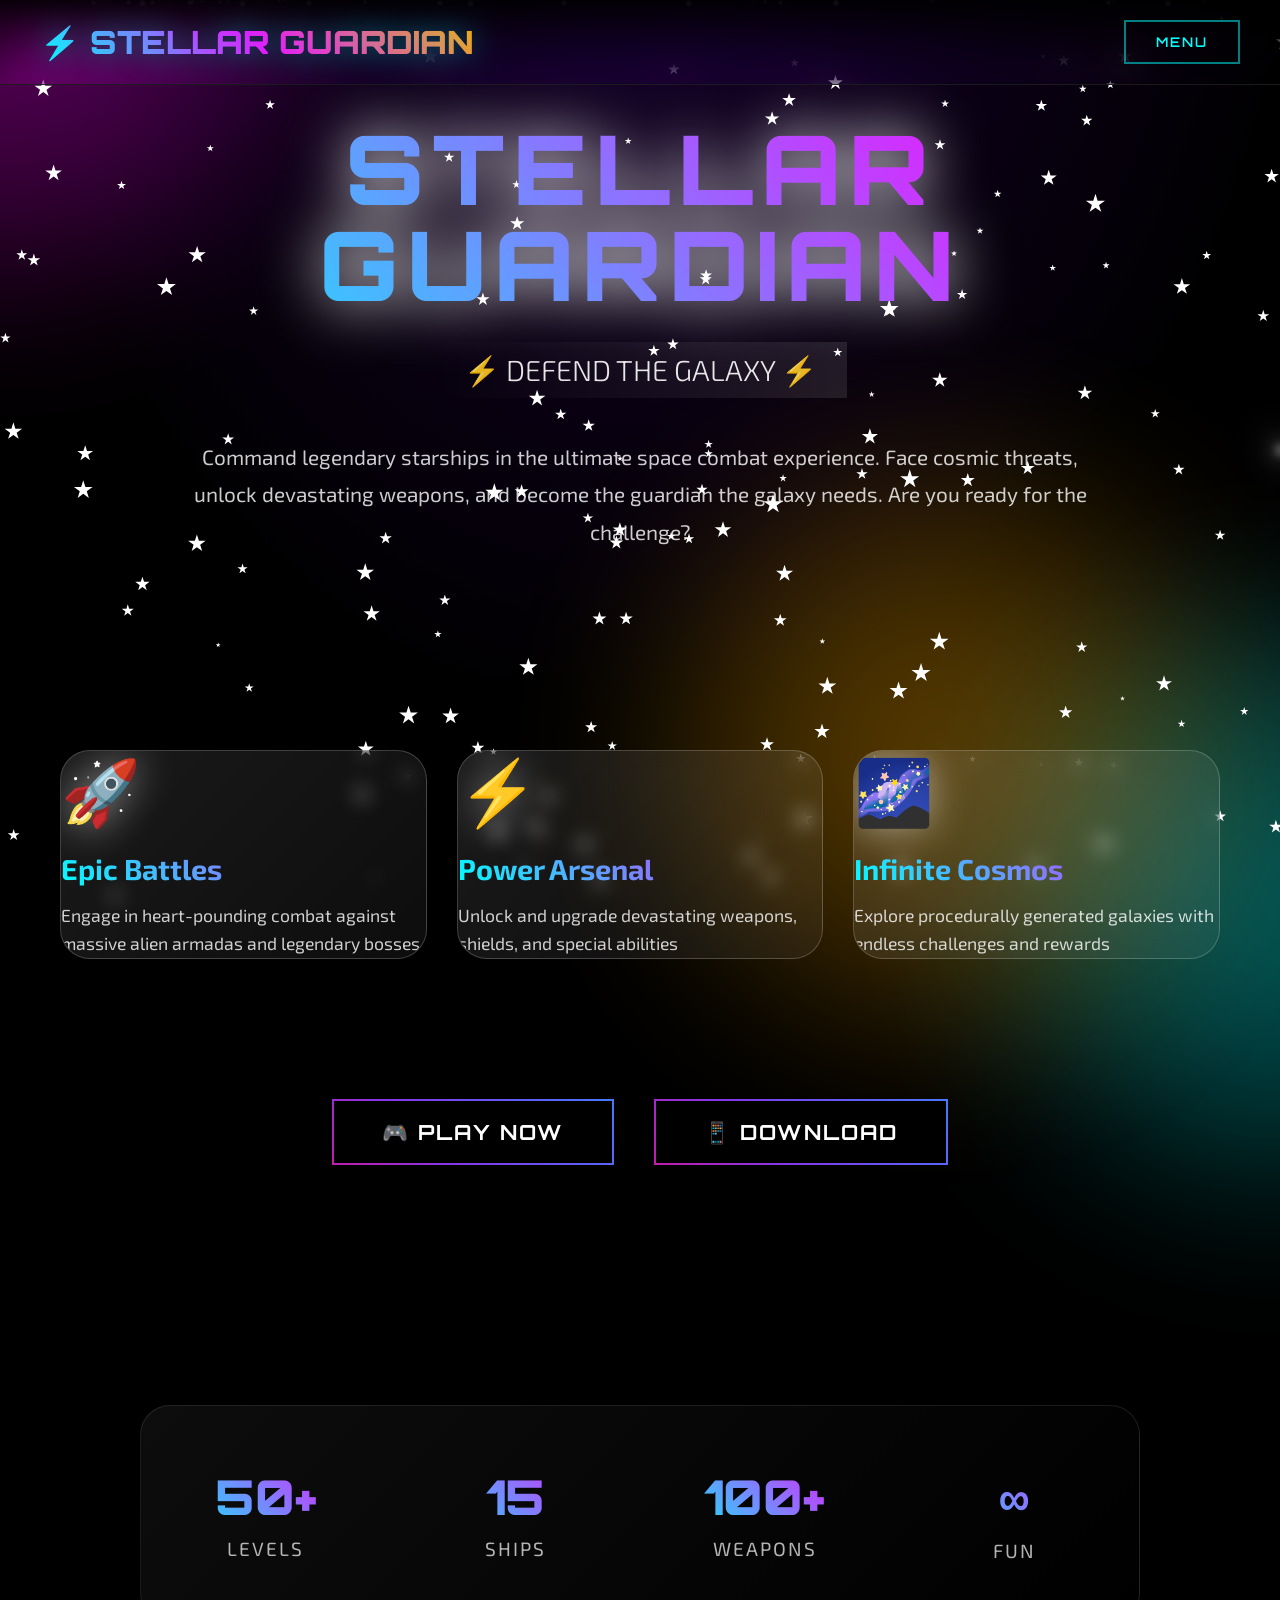
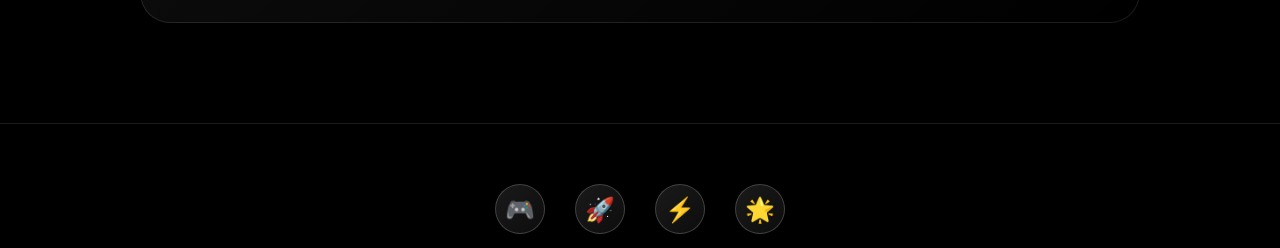
<file: index.html>
<!DOCTYPE html>
<html lang="en">
<head>
  <meta charset="UTF-8" />
  <meta name="viewport" content="width=device-width, initial-scale=1.0" />
  <title>Stellar Guardian - Epic Space Adventure</title>
  <link href="https://fonts.googleapis.com/css2?family=Orbitron:wght@400;600;900&family=Exo+2:wght@300;400;700;900&display=swap" rel="stylesheet">
  
  <script async src="https://pagead2.googlesyndication.com/pagead/js/adsbygoogle.js?client=ca-pub-8408236896469396"
       crossorigin="anonymous"></script>

  <style>
    * {
      margin: 0;
      padding: 0;
      box-sizing: border-box;
    }

    body {
      font-family: 'Exo 2', sans-serif;
      background: #000;
      color: #ffffff;
      min-height: 100vh;
      overflow-x: hidden;
      position: relative;
    }

    /* Animated galaxy background */
    .galaxy-bg {
      position: fixed;
      top: 0;
      left: 0;
      width: 100%;
      height: 100%;
      z-index: -2;
      background: 
        radial-gradient(ellipse at top, #1a0033 0%, #000 50%),
        radial-gradient(ellipse at bottom, #001133 0%, #000 50%);
      animation: galaxyRotate 100s linear infinite;
    }

    @keyframes galaxyRotate {
      from { transform: rotate(0deg) scale(1.5); }
      to { transform: rotate(360deg) scale(1.5); }
    }

    /* Nebula effects */
    .nebula {
      position: fixed;
      width: 600px;
      height: 600px;
      border-radius: 50%;
      filter: blur(80px);
      opacity: 0.4;
      animation: float 20s ease-in-out infinite;
      z-index: -1;
    }

    .nebula1 {
      background: radial-gradient(circle, #ff00ff, transparent);
      top: -300px;
      left: -300px;
    }

    .nebula2 {
      background: radial-gradient(circle, #00ffff, transparent);
      bottom: -300px;
      right: -300px;
      animation-delay: 10s;
    }

    .nebula3 {
      background: radial-gradient(circle, #ffaa00, transparent);
      top: 50%;
      left: 50%;
      transform: translate(-50%, -50%);
      animation-delay: 5s;
    }

    /* Animated stars */
    .stars-container {
      position: fixed;
      width: 100%;
      height: 100%;
      z-index: -1;
    }

    .star {
      position: absolute;
      background: white;
      clip-path: polygon(50% 0%, 61% 35%, 98% 35%, 68% 57%, 79% 91%, 50% 70%, 21% 91%, 32% 57%, 2% 35%, 39% 35%);
      animation: twinkle 3s infinite;
    }

    @keyframes twinkle {
      0%, 100% { opacity: 0; transform: scale(0.5); }
      50% { opacity: 1; transform: scale(1); }
    }

    /* Shooting stars */
    .shooting-star {
      position: absolute;
      width: 2px;
      height: 2px;
      background: white;
      box-shadow: 
        0 0 10px 2px rgba(255, 255, 255, 0.8),
        0 0 20px 4px rgba(255, 255, 255, 0.5),
        0 0 40px 8px rgba(255, 255, 255, 0.3);
      animation: shoot 3s linear infinite;
    }

    @keyframes shoot {
      0% {
        transform: translateX(0) translateY(0);
        opacity: 1;
      }
      100% {
        transform: translateX(-1000px) translateY(1000px);
        opacity: 0;
      }
    }

    /* Navigation - Futuristic Design */
    .navbar {
      position: fixed;
      top: 0;
      left: 0;
      right: 0;
      background: linear-gradient(to bottom, rgba(0,0,0,0.9), transparent);
      backdrop-filter: blur(20px) saturate(180%);
      border-bottom: 1px solid rgba(255,255,255,0.1);
      padding: 20px 40px;
      display: flex;
      justify-content: space-between;
      align-items: center;
      z-index: 1000;
      animation: slideDown 0.8s ease-out;
    }

    @keyframes slideDown {
      from { transform: translateY(-100%); }
      to { transform: translateY(0); }
    }

    .logo {
      font-family: 'Orbitron', monospace;
      font-size: 2em;
      font-weight: 900;
      background: linear-gradient(45deg, #00ffff, #ff00ff, #ffaa00);
      -webkit-background-clip: text;
      background-clip: text;
      -webkit-text-fill-color: transparent;
      text-shadow: 0 0 30px rgba(0,255,255,0.5);
      animation: logoGlow 2s ease-in-out infinite;
    }

    @keyframes logoGlow {
      0%, 100% { filter: brightness(1); }
      50% { filter: brightness(1.5); }
    }

    /* Holographic Menu Button */
    .menu-btn {
      position: relative;
      background: transparent;
      border: 2px solid rgba(0,255,255,0.5);
      color: #00ffff;
      padding: 12px 30px;
      font-family: 'Orbitron', monospace;
      font-weight: 600;
      cursor: pointer;
      overflow: hidden;
      transition: all 0.3s;
      text-transform: uppercase;
      letter-spacing: 2px;
    }

    .menu-btn::before {
      content: '';
      position: absolute;
      top: 0;
      left: -100%;
      width: 100%;
      height: 100%;
      background: linear-gradient(90deg, transparent, rgba(0,255,255,0.4), transparent);
      transition: left 0.5s;
    }

    .menu-btn:hover::before {
      left: 100%;
    }

    .menu-btn:hover {
      border-color: #00ffff;
      box-shadow: 
        0 0 20px rgba(0,255,255,0.5),
        inset 0 0 20px rgba(0,255,255,0.1);
      transform: translateY(-2px);
    }

    .dropdown-content {
      position: absolute;
      right: 40px;
      top: 80px;
      background: rgba(0,0,0,0.95);
      backdrop-filter: blur(20px);
      border: 1px solid rgba(0,255,255,0.3);
      border-radius: 20px;
      min-width: 280px;
      opacity: 0;
      visibility: hidden;
      transform: translateY(-20px) scale(0.95);
      transition: all 0.3s cubic-bezier(0.68, -0.55, 0.265, 1.55);
      box-shadow: 
        0 20px 40px rgba(0,0,0,0.5),
        0 0 60px rgba(0,255,255,0.2);
    }

    .dropdown.active .dropdown-content {
      opacity: 1;
      visibility: visible;
      transform: translateY(0) scale(1);
    }

    .dropdown-content a {
      display: flex;
      align-items: center;
      padding: 18px 25px;
      color: #ffffff;
      text-decoration: none;
      transition: all 0.3s;
      font-size: 1.1em;
      border-left: 3px solid transparent;
    }

    .dropdown-content a:hover {
      background: linear-gradient(90deg, rgba(0,255,255,0.1), transparent);
      color: #00ffff;
      padding-left: 35px;
      border-left-color: #00ffff;
    }

    /* Hero Section - Epic Design */
    .hero-section {
      min-height: 100vh;
      display: flex;
      flex-direction: column;
      justify-content: center;
      align-items: center;
      padding: 120px 20px 60px;
      position: relative;
      z-index: 1;
    }

    /* 3D Title Effect */
    .main-title {
      font-family: 'Orbitron', monospace;
      font-size: clamp(3em, 8vw, 6em);
      font-weight: 900;
      text-align: center;
      line-height: 1;
      margin-bottom: 30px;
      position: relative;
      animation: titleFloat 4s ease-in-out infinite;
      text-transform: uppercase;
      letter-spacing: 8px;
    }

    .main-title span {
      display: inline-block;
      background: linear-gradient(45deg, #00ffff, #ff00ff, #ffaa00, #00ffff);
      background-size: 300% 100%;
      -webkit-background-clip: text;
      background-clip: text;
      -webkit-text-fill-color: transparent;
      animation: gradientShift 3s linear infinite;
      filter: drop-shadow(0 0 30px currentColor);
    }

    @keyframes titleFloat {
      0%, 100% { transform: translateY(0); }
      50% { transform: translateY(-20px); }
    }

    @keyframes gradientShift {
      0% { background-position: 0% 50%; }
      100% { background-position: 100% 50%; }
    }

    /* Holographic subtitle */
    .subtitle {
      font-size: 1.8em;
      font-weight: 300;
      color: rgba(255,255,255,0.9);
      text-align: center;
      margin-bottom: 40px;
      position: relative;
      overflow: hidden;
      padding: 10px 30px;
      background: linear-gradient(90deg, transparent, rgba(255,255,255,0.1), transparent);
      background-size: 200% 100%;
      animation: shimmer 3s linear infinite;
    }

    @keyframes shimmer {
      0% { background-position: -200% 0; }
      100% { background-position: 200% 0; }
    }

    /* Animated description */
    .description {
      font-size: 1.3em;
      line-height: 1.8;
      max-width: 900px;
      text-align: center;
      margin: 0 auto 60px;
      color: rgba(255,255,255,0.8);
      animation: fadeInUp 1s ease-out;
    }

    @keyframes fadeInUp {
      from {
        opacity: 0;
        transform: translateY(30px);
      }
      to {
        opacity: 1;
        transform: translateY(0);
      }
    }

    /* Feature Cards - Glassmorphism */
    .features {
      display: grid;
      grid-template-columns: repeat(auto-fit, minmax(300px, 1fr));
      gap: 30px;
      max-width: 1200px;
      margin: 60px auto;
      padding: 0 20px;
    }

    .feature {
      background: linear-gradient(135deg, rgba(255,255,255,0.1), rgba(255,255,255,0.05));
      backdrop-filter: blur(10px);
      border: 1px solid rgba(255,255,255,0.2);
      border-radius: 30px;
      padding: 40px 30seemsans-serif;
      position: relative;
      overflow: hidden;
      transition: all 0.4s cubic-bezier(0.175, 0.885, 0.32, 1.275);
    }

    .feature::before {
      content: '';
      position: absolute;
      top: -50%;
      left: -50%;
      width: 200%;
      height: 200%;
      background: linear-gradient(45deg, transparent, rgba(0,255,255,0.3), transparent);
      transform: rotate(45deg);
      transition: all 0.5s;
      opacity: 0;
    }

    .feature:hover::before {
      animation: sweep 0.5s ease-out;
    }

    @keyframes sweep {
      0% { transform: rotate(45deg) translateX(-200%); opacity: 1; }
      100% { transform: rotate(45deg) translateX(200%); opacity: 0; }
    }

    .feature:hover {
      transform: translateY(-10px) scale(1.02);
      border-color: rgba(0,255,255,0.5);
      box-shadow: 
        0 20px 40px rgba(0,255,255,0.3),
        0 0 60px rgba(0,255,255,0.1),
        inset 0 0 30px rgba(0,255,255,0.05);
    }

    .feature-icon {
      font-size: 4em;
      margin-bottom: 20px;
      display: inline-block;
      animation: iconFloat 3s ease-in-out infinite;
      filter: drop-shadow(0 0 20px rgba(255,255,255,0.5));
    }

    @keyframes iconFloat {
      0%, 100% { transform: translateY(0) rotate(0deg); }
      50% { transform: translateY(-10px) rotate(10deg); }
    }

    .feature h3 {
      font-size: 1.8em;
      margin-bottom: 15px;
      background: linear-gradient(45deg, #00ffff, #ff00ff);
      -webkit-background-clip: text;
      background-clip: text;
      -webkit-text-fill-color: transparent;
      font-weight: 700;
    }

    .feature p {
      color: rgba(255,255,255,0.8);
      line-height: 1.6;
      font-size: 1.1em;
    }

    /* CTA Buttons - Neon Glow */
    .cta-buttons {
      display: flex;
      gap: 40px;
      justify-content: center;
      flex-wrap: wrap;
      margin-top: 80px;
      margin-bottom: 100px;
    }

    .btn {
      position: relative;
      padding: 20px 50px;
      border: none;
      background: transparent;
      color: white;
      font-family: 'Orbitron', monospace;
      font-weight: 700;
      font-size: 1.3em;
      letter-spacing: 2px;
      text-transform: uppercase;
      cursor: pointer;
      text-decoration: none;
      overflow: hidden;
      transition: all 0.3s;
    }

    .btn::before {
      content: '';
      position: absolute;
      top: 0;
      left: 0;
      right: 0;
      bottom: 0;
      background: linear-gradient(45deg, #ff006e, #8338ec, #3a86ff, #06c, #ff006e);
      background-size: 300% 300%;
      animation: gradientRotate 4s linear infinite;
      z-index: -2;
    }

    @keyframes gradientRotate {
      0% { background-position: 0% 50%; }
      100% { background-position: 100% 50%; }
    }

    .btn::after {
      content: '';
      position: absolute;
      top: 2px;
      left: 2px;
      right: 2px;
      bottom: 2px;
      background: #000;
      z-index: -1;
      transition: all 0.3s;
    }

    .btn:hover {
      transform: translateY(-5px);
      box-shadow: 
        0 10px 30px rgba(138, 43, 226, 0.5),
        0 0 60px rgba(138, 43, 226, 0.3),
        inset 0 0 30px rgba(138, 43, 226, 0.1);
    }

    .btn:hover::after {
      background: rgba(138, 43, 226, 0.1);
    }

    /* Particles animation */
    .particles {
      position: fixed;
      top: 0;
      left: 0;
      width: 100%;
      height: 100%;
      overflow: hidden;
      z-index: -1;
      pointer-events: none;
    }

    .particle {
      position: absolute;
      background: radial-gradient(circle, rgba(255,255,255,0.8), transparent);
      border-radius: 50%;
      pointer-events: none;
      animation: particleFloat 20s infinite linear;
    }

    @keyframes particleFloat {
      from {
        transform: translateY(100vh) translateX(0);
        opacity: 0;
      }
      10% {
        opacity: 1;
      }
      90% {
        opacity: 1;
      }
      to {
        transform: translateY(-100vh) translateX(100px);
        opacity: 0;
      }
    }

    /* Stats Section */
    .stats-section {
      display: grid;
      grid-template-columns: repeat(auto-fit, minmax(200px, 1fr));
      gap: 40px;
      max-width: 1000px;
      margin: 80px auto;
      padding: 60px 20px;
      background: linear-gradient(135deg, rgba(255,255,255,0.05), transparent);
      backdrop-filter: blur(10px);
      border-radius: 30px;
      border: 1px solid rgba(255,255,255,0.1);
    }

    .stat {
      text-align: center;
      animation: fadeIn 1s ease-out;
    }

    .stat-number {
      font-size: 3em;
      font-weight: 900;
      background: linear-gradient(45deg, #00ffff, #ff00ff);
      -webkit-background-clip: text;
      background-clip: text;
      -webkit-text-fill-color: transparent;
      margin-bottom: 10px;
      font-family: 'Orbitron', monospace;
    }

    .stat-label {
      color: rgba(255,255,255,0.7);
      font-size: 1.2em;
      text-transform: uppercase;
      letter-spacing: 2px;
    }

    /* Footer */
    footer {
      background: linear-gradient(to top, rgba(0,0,0,0.9), transparent);
      text-align: center;
      padding: 60px 20px;
      margin-top: 100px;
      border-top: 1px solid rgba(255,255,255,0.1);
      position: relative;
    }

    .footer-content {
      max-width: 1200px;
      margin: 0 auto;
    }

    .social-links {
      display: flex;
      justify-content: center;
      gap: 30px;
      margin-bottom: 30px;
    }

    .social-link {
      display: inline-block;
      width: 50px;
      height: 50px;
      background: linear-gradient(135deg, rgba(255,255,255,0.1), rgba(255,255,255,0.05));
      backdrop-filter: blur(10px);
      border: 1px solid rgba(255,255,255,0.2);
      border-radius: 50%;
      display: flex;
      align-items: center;
      justify-content: center;
      font-size: 1.5em;
      color: white;
      text-decoration: none;
      transition: all 0.3s;
    }

    .social-link:hover {
      transform: translateY(-5px) rotate(360deg);
      border-color: #00ffff;
      box-shadow: 0 10px 30px rgba(0,255,255,0.4);
    }

    /* Responsive Design */
    @media (max-width: 768px) {
      .navbar {
        padding: 15px 20px;
      }
      
      .logo {
        font-size: 1.5em;
      }
      
      .main-title {
        letter-spacing: 3px;
      }
      
      .features {
        grid-template-columns: 1fr;
        gap: 20px;
      }
      
      .cta-buttons {
        flex-direction: column;
        align-items: center;
        gap: 20px;
      }
      
      .btn {
        width: 100%;
        max-width: 300px;
      }

      .stats-section {
        grid-template-columns: repeat(2, 1fr);
      }
    }

    /* Loading animation */
    .loader {
      position: fixed;
      top: 0;
      left: 0;
      width: 100%;
      height: 100%;
      background: #000;
      display: flex;
      justify-content: center;
      align-items: center;
      z-index: 9999;
      transition: opacity 0.5s;
    }

    .loader.hidden {
      opacity: 0;
      pointer-events: none;
    }

    .loader-ring {
      width: 100px;
      height: 100px;
      border: 3px solid transparent;
      border-top-color: #00ffff;
      border-radius: 50%;
      animation: spin 1s linear infinite;
    }

    @keyframes spin {
      to { transform: rotate(360deg); }
    }
  </style>
</head>
<body>
  <!-- Loading Screen -->
  <div class="loader" id="loader">
    <div class="loader-ring"></div>
  </div>

  <!-- Galaxy Background -->
  <div class="galaxy-bg"></div>
  
  <!-- Nebula Effects -->
  <div class="nebula nebula1"></div>
  <div class="nebula nebula2"></div>
  <div class="nebula nebula3"></div>

  <!-- Stars Container -->
  <div class="stars-container" id="stars"></div>

  <!-- Particles -->
  <div class="particles" id="particles"></div>

  <!-- Navigation -->
  <nav class="navbar">
    <div class="logo">⚡ STELLAR GUARDIAN</div>
    <div class="dropdown">
      <button class="menu-btn">MENU</button>
      <div class="dropdown-content">
        <a href="app-release.apk" download>📱 Download APK</a>
        <a href="https://stellarguardian114.onrender.com">🎮 Play Full Game</a>
        <a href="https://ukaa.itch.io/httpsastrogame135onrendercom" target="_blank">🎯 Itch.io Page</a>
        <a href="#features">✨ Features</a>
        <a href="#stats">📊 Stats</a>
      </div>
    </div>
  </nav>

  <!-- Hero Section -->
  <section class="hero-section">
    <h1 class="main-title">
      <span>STELLAR GUARDIAN</span>
    </h1>
    
    <p class="subtitle">⚡ DEFEND THE GALAXY ⚡</p>
    
    <p class="description">
      Command legendary starships in the ultimate space combat experience. Face cosmic threats, 
      unlock devastating weapons, and become the guardian the galaxy needs. 
      Are you ready for the challenge?
    </p>

    <!-- AdSense -->
    <ins class="adsbygoogle"
         style="display:block; margin: 40px auto;"
         data-ad-client="ca-pub-8408236896469396"
         data-ad-slot="4981104527"
         data-ad-format="auto"
         data-full-width-responsive="true"></ins>
    <script>
         (adsbygoogle = window.adsbygoogle || []).push({});
    </script>

    <!-- Features -->
    <div class="features" id="features">
      <div class="feature">
        <span class="feature-icon">🚀</span>
        <h3>Epic Battles</h3>
        <p>Engage in heart-pounding combat against massive alien armadas and legendary bosses</p>
      </div>
      
      <div class="feature">
        <span class="feature-icon">⚡</span>
        <h3>Power Arsenal</h3>
        <p>Unlock and upgrade devastating weapons, shields, and special abilities</p>
      </div>
      
      <div class="feature">
        <span class="feature-icon">🌌</span>
        <h3>Infinite Cosmos</h3>
        <p>Explore procedurally generated galaxies with endless challenges and rewards</p>
      </div>
    </div>

    <!-- CTA Buttons -->
    <div class="cta-buttons">
      <a href="https://stellarguardian114.onrender.com" class="btn">
        🎮 PLAY NOW
      </a>
      <a href="app-release.apk" download class="btn">
        📱 DOWNLOAD
      </a>
    </div>
  </section>

  <!-- Stats Section -->
  <section class="stats-section" id="stats">
    <div class="stat">
      <div class="stat-number">50+</div>
      <div class="stat-label">Levels</div>
    </div>
    <div class="stat">
      <div class="stat-number">15</div>
      <div class="stat-label">Ships</div>
    </div>
    <div class="stat">
      <div class="stat-number">100+</div>
      <div class="stat-label">Weapons</div>
    </div>
    <div class="stat">
      <div class="stat-number">∞</div>
      <div class="stat-label">Fun</div>
    </div>
  </section>

  <!-- AdSense -->
  <ins class="adsbygoogle"
       style="display:block; margin: 40px auto;"
       data-ad-client="ca-pub-8408236896469396"
       data-ad-slot="4981104527"
       data-ad-format="auto"
       data-full-width-responsive="true"></ins>
  <script>
       (adsbygoogle = window.adsbygoogle || []).push({});
  </script>

  <!-- Footer -->
  <footer>
    <div class="footer-content">
      <div class="social-links">
        <a href="#" class="social-link">🎮</a>
        <a href="#" class="social-link">🚀</a>
        <a href="#" class="social-link">⚡</a>
        <a href="#" class="social-link">🌟</a>
      </div>
      <p style="color: rgba(255,255,255,0.6); font-size: 1.1em;">
        © 2025 Stellar Guardian | Crafted with ❤️ for Space Warriors
      </p>
    </div>
  </footer>

  <script>
    // Loader
    window.addEventListener('load', () => {
      setTimeout(() => {
        document.getElementById('loader').classList.add('hidden');
      }, 1000);
    });

    // Dropdown menu
    const dropdown = document.querySelector('.dropdown');
    const menuBtn = dropdown.querySelector('.menu-btn');
    
    menuBtn.addEventListener('click', (e) => {
      e.stopPropagation();
      dropdown.classList.toggle('active');
    });
    
    document.addEventListener('click', () => {
      dropdown.classList.remove('active');
    });

    // Create animated stars
    function createStars() {
      const starsContainer = document.getElementById('stars');
      const numStars = 150;
      
      for (let i = 0; i < numStars; i++) {
        const star = document.createElement('div');
        star.className = 'star';
        star.style.left = Math.random() * 100 + '%';
        star.style.top = Math.random() * 100 + '%';
        star.style.width = star.style.height = Math.random() * 15 + 5 + 'px';
        star.style.animationDelay = Math.random() * 3 + 's';
        star.style.animationDuration = (Math.random() * 3 + 2) + 's';
        starsContainer.appendChild(star);
      }
    }

    // Create shooting stars
    function createShootingStar() {
      const star = document.createElement('div');
      star.className = 'shooting-star';
      star.style.top = Math.random() * 50 + '%';
      star.style.left = '100%';
      star.style.animationDuration = (Math.random() * 2 + 1) + 's';
      document.querySelector('.stars-container').appendChild(star);
      
      setTimeout(() => star.remove(), 3000);
    }

    // Create particles
    function createParticles() {
      const particlesContainer = document.getElementById('particles');
      const numParticles = 30;
      
      for (let i = 0; i < numParticles; i++) {
        const particle = document.createElement('div');
        particle.className = 'particle';
        particle.style.left = Math.random() * 100 + '%';
        particle.style.width = particle.style.height = Math.random() * 5 + 2 + 'px';
        particle.style.animationDelay = Math.random() * 20 + 's';
        particle.style.animationDuration = (Math.random() * 20 + 10) + 's';
        particlesContainer.appendChild(particle);
      }
    }

    // Smooth scroll
    document.querySelectorAll('a[href^="#"]').forEach(anchor => {
      anchor.addEventListener('click', function (e) {
        e.preventDefault();
        const target = document.querySelector(this.getAttribute('href'));
        if (target) {
          target.scrollIntoView({
            behavior: 'smooth',
            block: 'start'
          });
        }
      });
    });

    // Parallax effect
    window.addEventListener('scroll', () => {
      const scrolled = window.pageYOffset;
      const parallax = document.querySelector('.galaxy-bg');
      const speed = 0.5;
      
      if (parallax) {
        parallax.style.transform = `translateY(${scrolled * speed}px) rotate(${scrolled * 0.02}deg) scale(1.5)`;
      }
      
      // Parallax for nebulas
      document.querySelectorAll('.nebula').forEach((nebula, index) => {
        const speed = 0.3 + (index * 0.1);
        nebula.style.transform = `translateY(${scrolled * speed}px)`;
      });
    });

    // Initialize animations
    createStars();
    createParticles();
    setInterval(createShootingStar, 3000);

    // Animate stats on scroll
    const observerOptions = {
      threshold: 0.5,
      rootMargin: '0px'
    };

    const observer = new IntersectionObserver((entries) => {
      entries.forEach(entry => {
        if (entry.isIntersecting) {
          entry.target.style.animation = 'fadeInUp 1s ease-out';
          
          // Animate numbers
          if (entry.target.classList.contains('stat')) {
            const number = entry.target.querySelector('.stat-number');
            const finalText = number.textContent;
            const isInfinity = finalText === '∞';
            
            if (!isInfinity) {
              const finalNumber = parseInt(finalText);
              let currentNumber = 0;
              const increment = finalNumber / 30;
              
              const counter = setInterval(() => {
                currentNumber += increment;
                if (currentNumber >= finalNumber) {
                  currentNumber = finalNumber;
                  clearInterval(counter);
                  number.textContent = finalText;
                } else {
                  number.textContent = Math.floor(currentNumber) + '+';
                }
              }, 50);
            }
          }
        }
      });
    }, observerOptions);

    // Observe elements
    document.querySelectorAll('.stat, .feature').forEach(el => {
      observer.observe(el);
    });

    // Mouse move effect
    document.addEventListener('mousemove', (e) => {
      const mouseX = e.clientX / window.innerWidth;
      const mouseY = e.clientY / window.innerHeight;
      
      document.querySelectorAll('.nebula').forEach((nebula, index) => {
        const speed = (index + 1) * 20;
        const x = (mouseX - 0.5) * speed;
        const y = (mouseY - 0.5) * speed;
        
        nebula.style.transform = `translate(${x}px, ${y}px)`;
      });
    });

    // Add glow effect to buttons on hover
    document.querySelectorAll('.btn').forEach(btn => {
      btn.addEventListener('mouseenter', function(e) {
        const x = e.pageX - this.offsetLeft;
        const y = e.pageY - this.offsetTop;
        
        const ripple = document.createElement('span');
        ripple.style.position = 'absolute';
        ripple.style.background = 'rgba(255, 255, 255, 0.5)';
        ripple.style.width = ripple.style.height = '100px';
        ripple.style.borderRadius = '50%';
        ripple.style.left = x - 50 + 'px';
        ripple.style.top = y - 50 + 'px';
        ripple.style.animation = 'ripple 0.6s ease-out';
        ripple.style.pointerEvents = 'none';
        
        this.appendChild(ripple);
        
        setTimeout(() => ripple.remove(), 600);
      });
    });

    // Add ripple animation
    const style = document.createElement('style');
    style.textContent = `
      @keyframes ripple {
        from {
          transform: scale(0);
          opacity: 1;
        }
        to {
          transform: scale(4);
          opacity: 0;
        }
      }
    `;
    document.head.appendChild(style);

    // Typing effect for title
    const titleElement = document.querySelector('.main-title span');
    const originalText = titleElement.textContent;
    titleElement.textContent = '';
    let charIndex = 0;
    
    function typeTitle() {
      if (charIndex < originalText.length) {
        titleElement.textContent += originalText.charAt(charIndex);
        charIndex++;
        setTimeout(typeTitle, 100);
      }
    }
    
    // Start typing after loader hides
    setTimeout(typeTitle, 1500);

    // Add keyboard navigation
    document.addEventListener('keydown', (e) => {
      if (e.key === 'Escape') {
        dropdown.classList.remove('active');
      }
    });

    // Performance optimization - pause animations when not visible
    let animationsPaused = false;
    
    document.addEventListener('visibilitychange', () => {
      if (document.hidden) {
        animationsPaused = true;
        document.querySelectorAll('.star, .particle, .shooting-star').forEach(el => {
          el.style.animationPlayState = 'paused';
        });
      } else {
        animationsPaused = false;
        document.querySelectorAll('.star, .particle, .shooting-star').forEach(el => {
          el.style.animationPlayState = 'running';
        });
      }
    });
  </script>
</body>
</html>
</file>
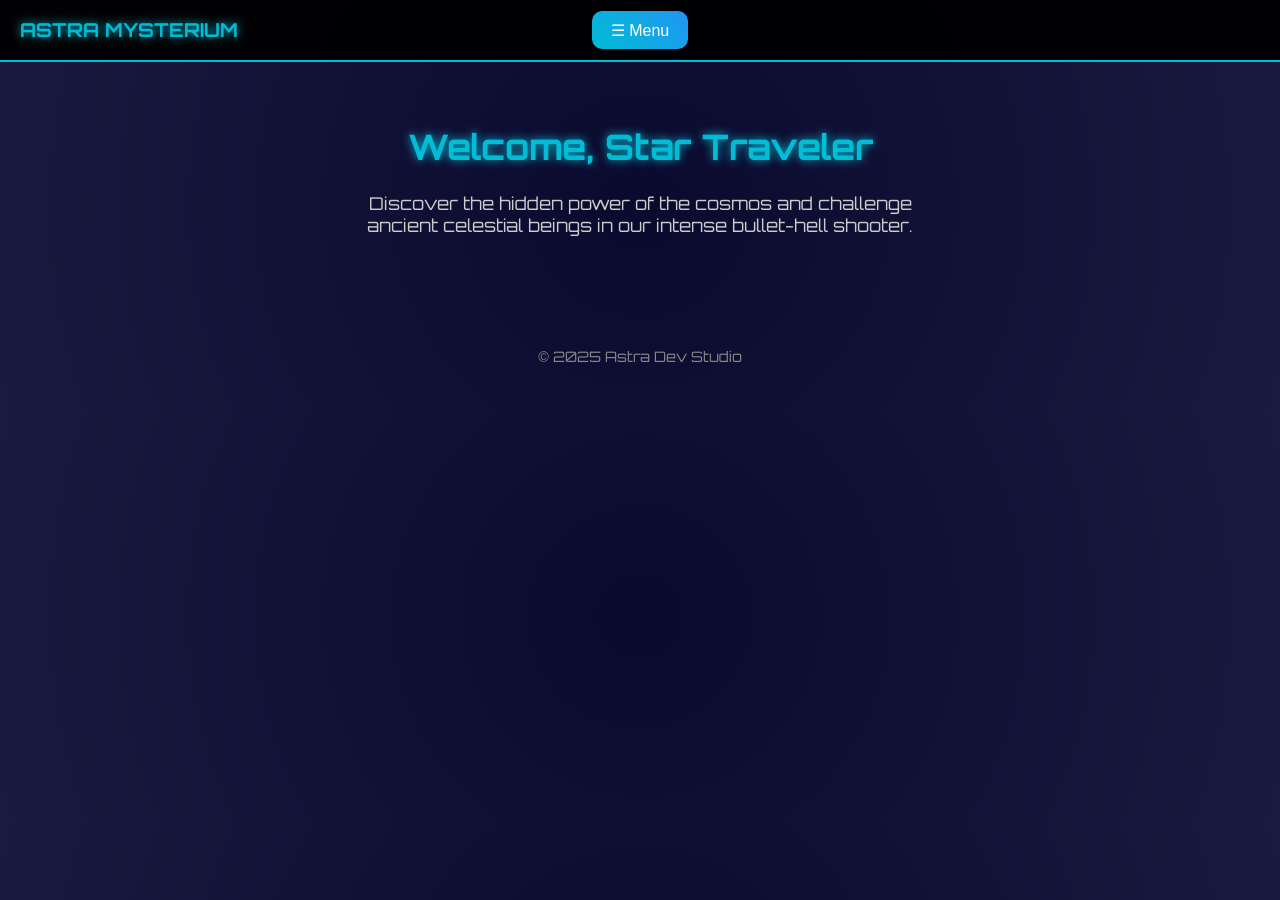
<file: landing_astra.html>
<!DOCTYPE html>
<html lang="en">
<head>
  <meta charset="UTF-8" />
  <meta name="viewport" content="width=device-width, initial-scale=1.0" />
  <title>Astra Mysterium</title>
  <link rel="stylesheet" href="style.css">
  <link href="https://fonts.googleapis.com/css2?family=Orbitron:wght@600&display=swap" rel="stylesheet">
</head>
<body>

  <!-- 🔝 Barra superiore -->
  <nav class="navbar">
    <div class="logo">ASTRA MYSTERIUM</div>
    <div class="menu-center">
      <div class="dropdown">
        <button class="dropdown-btn">☰ Menu</button>
        <div class="dropdown-content">
          <a href="" download>📱 Download APK(coming soon...)</a>
          <a href="https://stellarguardian112.onrender.com">🌐 Full Site</a>
          <a href="https://ukaa.itch.io/httpsastrogame135onrendercom" target="_blank">🏠 Itch.io</a>
        </div>
      </div>
    </div>
  </nav>

  <main>
    <h1>Welcome, Star Traveler</h1>
    <p>Discover the hidden power of the cosmos and challenge ancient celestial beings in our intense bullet-hell shooter.</p>
  </main>

  <footer>
    <p>&copy; 2025 Astra Dev Studio</p>
  </footer>
<script>
  const dropdown = document.querySelector('.dropdown');
  const btn = dropdown.querySelector('.dropdown-btn');

  btn.addEventListener('click', (e) => {
    e.stopPropagation();
    dropdown.classList.toggle('active');
  });

  document.addEventListener('click', () => {
    dropdown.classList.remove('active');
  });
</script>

</body>
</html>
</file>
<file: style.css>
/* 🌌 Font & Reset */
body {
  margin: 0;
  font-family: 'Orbitron', sans-serif;
  background: radial-gradient(circle, #0a0a2e, #1a1a40);
  color: white;
  text-align: center;
}

/* 🔝 NAVBAR */
.navbar {
  position: fixed;
  top: 0;
  width: 100%;
  height: 60px;
  background: rgba(0, 0, 0, 0.95);
  display: flex;
  justify-content: center;
  align-items: center;
  border-bottom: 2px solid #00bcd4;
  z-index: 1000;
}

/* 🛰 Logo sinistra opzionale */
.logo {
  position: absolute;
  left: 20px;
  color: #00bcd4;
  font-size: 1.2rem;
  font-weight: bold;
  text-shadow: 0 0 10px #00bcd4;
}

/* 🔽 Menu centrato */
.menu-center {
  display: flex;
  justify-content: center;
  align-items: center;
}

/* 🔘 Pulsante menu */
.dropdown-btn {
  background: linear-gradient(45deg, #00bcd4, #2196f3);
  color: white;
  border: none;
  padding: 0.6rem 1.2rem;
  border-radius: 10px;
  font-size: 1rem;
  cursor: pointer;
  transition: all 0.3s ease;
}

.dropdown-btn:hover {
  transform: scale(1.05);
  box-shadow: 0 0 12px #00bcd4;
}

/* 🪐 Dropdown */
.dropdown {
  position: relative;
}

.dropdown-content {
  display: none;
  position: absolute;
  top: 100%;
  left: 50%;
  transform: translateX(-50%);
  background: rgba(0, 0, 0, 0.95);
  border: 2px solid #00bcd4;
  border-radius: 12px;
  min-width: 220px;
  box-shadow: 0 8px 20px rgba(0, 188, 212, 0.4);
  margin-top: 0.5rem;
  z-index: 999;
}

.dropdown-content a {
  display: block;
  padding: 0.8rem 1rem;
  color: white;
  text-decoration: none;
  transition: background-color 0.3s ease;
}

.dropdown-content a:hover {
  background-color: rgba(0, 188, 212, 0.2);
}

/* Attivazione via hover (puoi anche rimuoverla se vuoi solo click) */
.dropdown:hover .dropdown-content {
  display: block;
}

/* Mostra dropdown quando .active è attivo */
.dropdown.active .dropdown-content {
  display: block;
}

/* 👽 Main */
main {
  padding-top: 100px;
  max-width: 600px;
  margin: 0 auto;
}

main h1 {
  font-size: 2.2rem;
  color: #00bcd4;
  text-shadow: 0 0 10px #00bcd4;
}

main p {
  font-size: 1.1rem;
  color: #ccc;
  margin-top: 1rem;
}

/* 👾 Footer */
footer {
  margin-top: 4rem;
  padding: 2rem;
  color: #888;
  font-size: 0.9rem;
}
</file>
